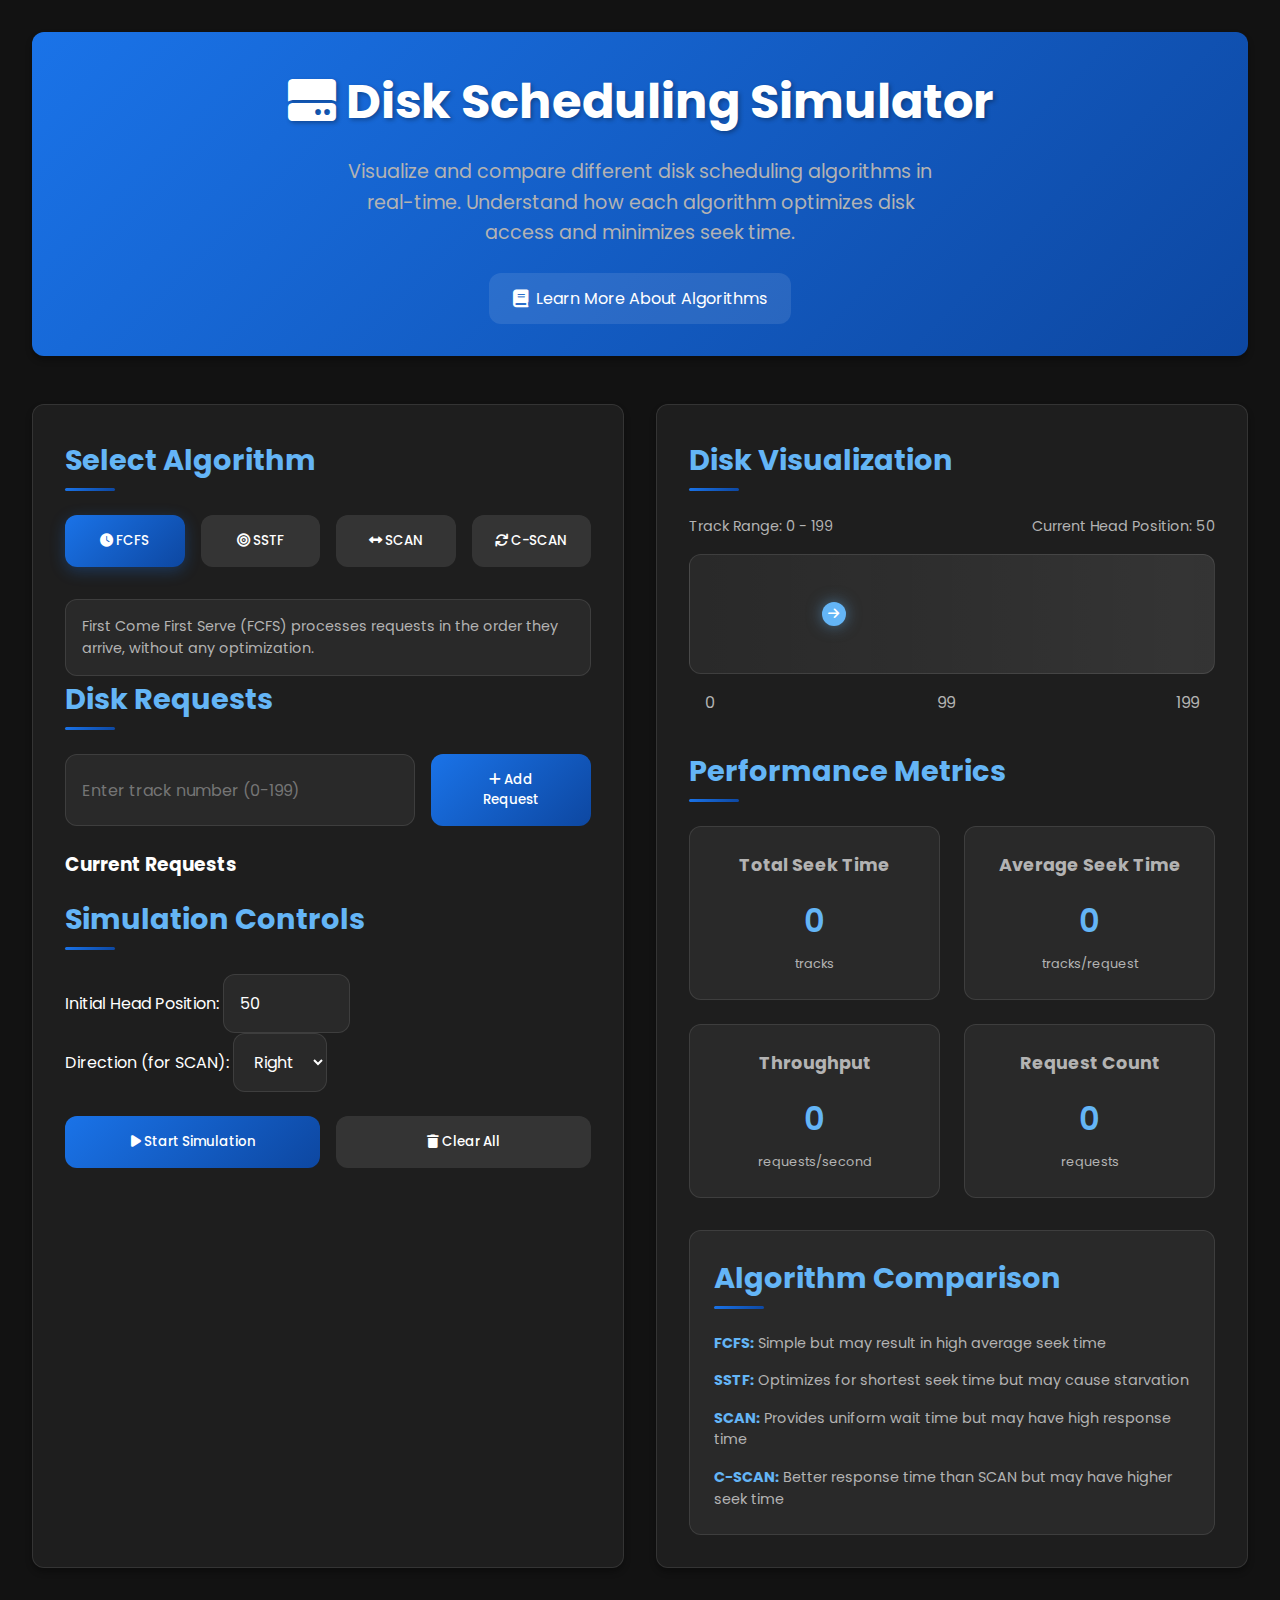
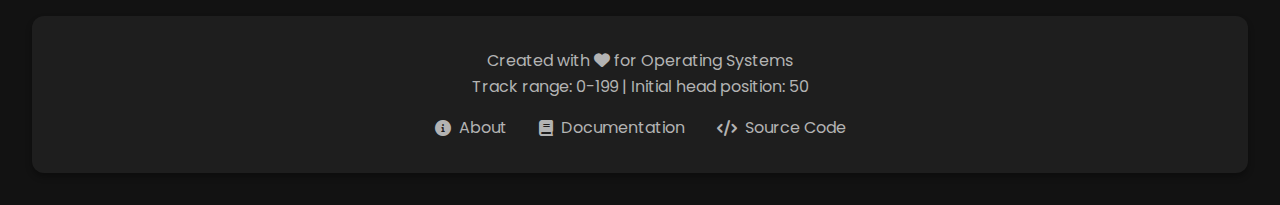
<file: index.html>
<!DOCTYPE html>
<html lang="en">
<head>
    <meta charset="UTF-8">
    <meta name="viewport" content="width=device-width, initial-scale=1.0">
    <title>Disk Scheduling Simulator</title>
    <link rel="stylesheet" href="styles.css">
    <link href="https://fonts.googleapis.com/css2?family=Poppins:wght@300;400;500;600;700&display=swap" rel="stylesheet">
    <link rel="stylesheet" href="https://cdnjs.cloudflare.com/ajax/libs/font-awesome/6.0.0/css/all.min.css">
</head>
<body>
    <div class="container">
        <header>
            <h1><i class="fas fa-hdd"></i> Disk Scheduling Simulator</h1>
            <p>Visualize and compare different disk scheduling algorithms in real-time. Understand how each algorithm optimizes disk access and minimizes seek time.</p>
            <a href="algorithm-info.html" class="info-link">
                <i class="fas fa-book"></i> Learn More About Algorithms
            </a>
        </header>

        <main>
            <div class="input-section">
                <div class="algorithm-selector">
                    <h2>Select Algorithm</h2>
                    <div class="algorithm-buttons">
                        <button class="algo-btn active" data-algorithm="fcfs">
                            <i class="fas fa-clock"></i> FCFS
                        </button>
                        <button class="algo-btn" data-algorithm="sstf">
                            <i class="fas fa-bullseye"></i> SSTF
                        </button>
                        <button class="algo-btn" data-algorithm="scan">
                            <i class="fas fa-arrows-alt-h"></i> SCAN
                        </button>
                        <button class="algo-btn" data-algorithm="cscan">
                            <i class="fas fa-sync"></i> C-SCAN
                        </button>
                    </div>
                    <div class="algorithm-info">
                        <p id="algorithm-description">First Come First Serve (FCFS) processes requests in the order they arrive, without any optimization.</p>
                    </div>
                </div>

                <div class="request-input">
                    <h2>Disk Requests</h2>
                    <div class="input-group">
                        <input type="number" id="request-input" placeholder="Enter track number (0-199)">
                        <button id="add-request" class="primary-btn">
                            <i class="fas fa-plus"></i> Add Request
                        </button>
                    </div>
                    <div class="requests-list">
                        <h3>Current Requests</h3>
                        <div id="requests-container"></div>
                    </div>
                </div>

                <div class="simulation-controls">
                    <h2>Simulation Controls</h2>
                    <div class="control-group">
                        <label for="head-position">Initial Head Position:</label>
                        <input type="number" id="head-position" value="50" min="0" max="199">
                    </div>
                    <div class="control-group">
                        <label for="direction">Direction (for SCAN):</label>
                        <select id="direction">
                            <option value="right">Right</option>
                            <option value="left">Left</option>
                        </select>
                    </div>
                    <div class="control-buttons">
                        <button id="start-simulation" class="primary-btn">
                            <i class="fas fa-play"></i> Start Simulation
                        </button>
                        <button id="clear-all" class="secondary-btn">
                            <i class="fas fa-trash"></i> Clear All
                        </button>
                    </div>
                </div>
            </div>

            <div class="visualization-section">
                <div class="disk-visualization">
                    <h2>Disk Visualization</h2>
                    <div class="visualization-info">
                        <p>Track Range: 0 - 199</p>
                        <p>Current Head Position: <span id="current-position">50</span></p>
                    </div>
                    <div id="disk-track"></div>
                    <div class="track-numbers"></div>
                </div>

                <div class="metrics-panel">
                    <h2>Performance Metrics</h2>
                    <div class="metrics-grid">
                        <div class="metric-card">
                            <h3>Total Seek Time</h3>
                            <p id="total-seek-time">0</p>
                            <span class="metric-unit">tracks</span>
                        </div>
                        <div class="metric-card">
                            <h3>Average Seek Time</h3>
                            <p id="avg-seek-time">0</p>
                            <span class="metric-unit">tracks/request</span>
                        </div>
                        <div class="metric-card">
                            <h3>Throughput</h3>
                            <p id="throughput">0</p>
                            <span class="metric-unit">requests/second</span>
                        </div>
                        <div class="metric-card">
                            <h3>Request Count</h3>
                            <p id="request-count">0</p>
                            <span class="metric-unit">requests</span>
                        </div>
                    </div>
                </div>

                <div class="algorithm-comparison">
                    <h2>Algorithm Comparison</h2>
                    <div class="comparison-info">
                        <p><strong>FCFS:</strong> Simple but may result in high average seek time</p>
                        <p><strong>SSTF:</strong> Optimizes for shortest seek time but may cause starvation</p>
                        <p><strong>SCAN:</strong> Provides uniform wait time but may have high response time</p>
                        <p><strong>C-SCAN:</strong> Better response time than SCAN but may have higher seek time</p>
                    </div>
                </div>
            </div>
        </main>

        <footer>
            <p>Created with <i class="fas fa-heart"></i> for Operating Systems</p>
            <p>Track range: 0-199 | Initial head position: 50</p>
            <div class="footer-links">
                <a href="#" class="footer-link"><i class="fas fa-info-circle"></i> About</a>
                <a href="#" class="footer-link"><i class="fas fa-book"></i> Documentation</a>
                <a href="#" class="footer-link"><i class="fas fa-code"></i> Source Code</a>
            </div>
        </footer>
    </div>
    <script src="script.js"></script>
</body>
</html>
</file>
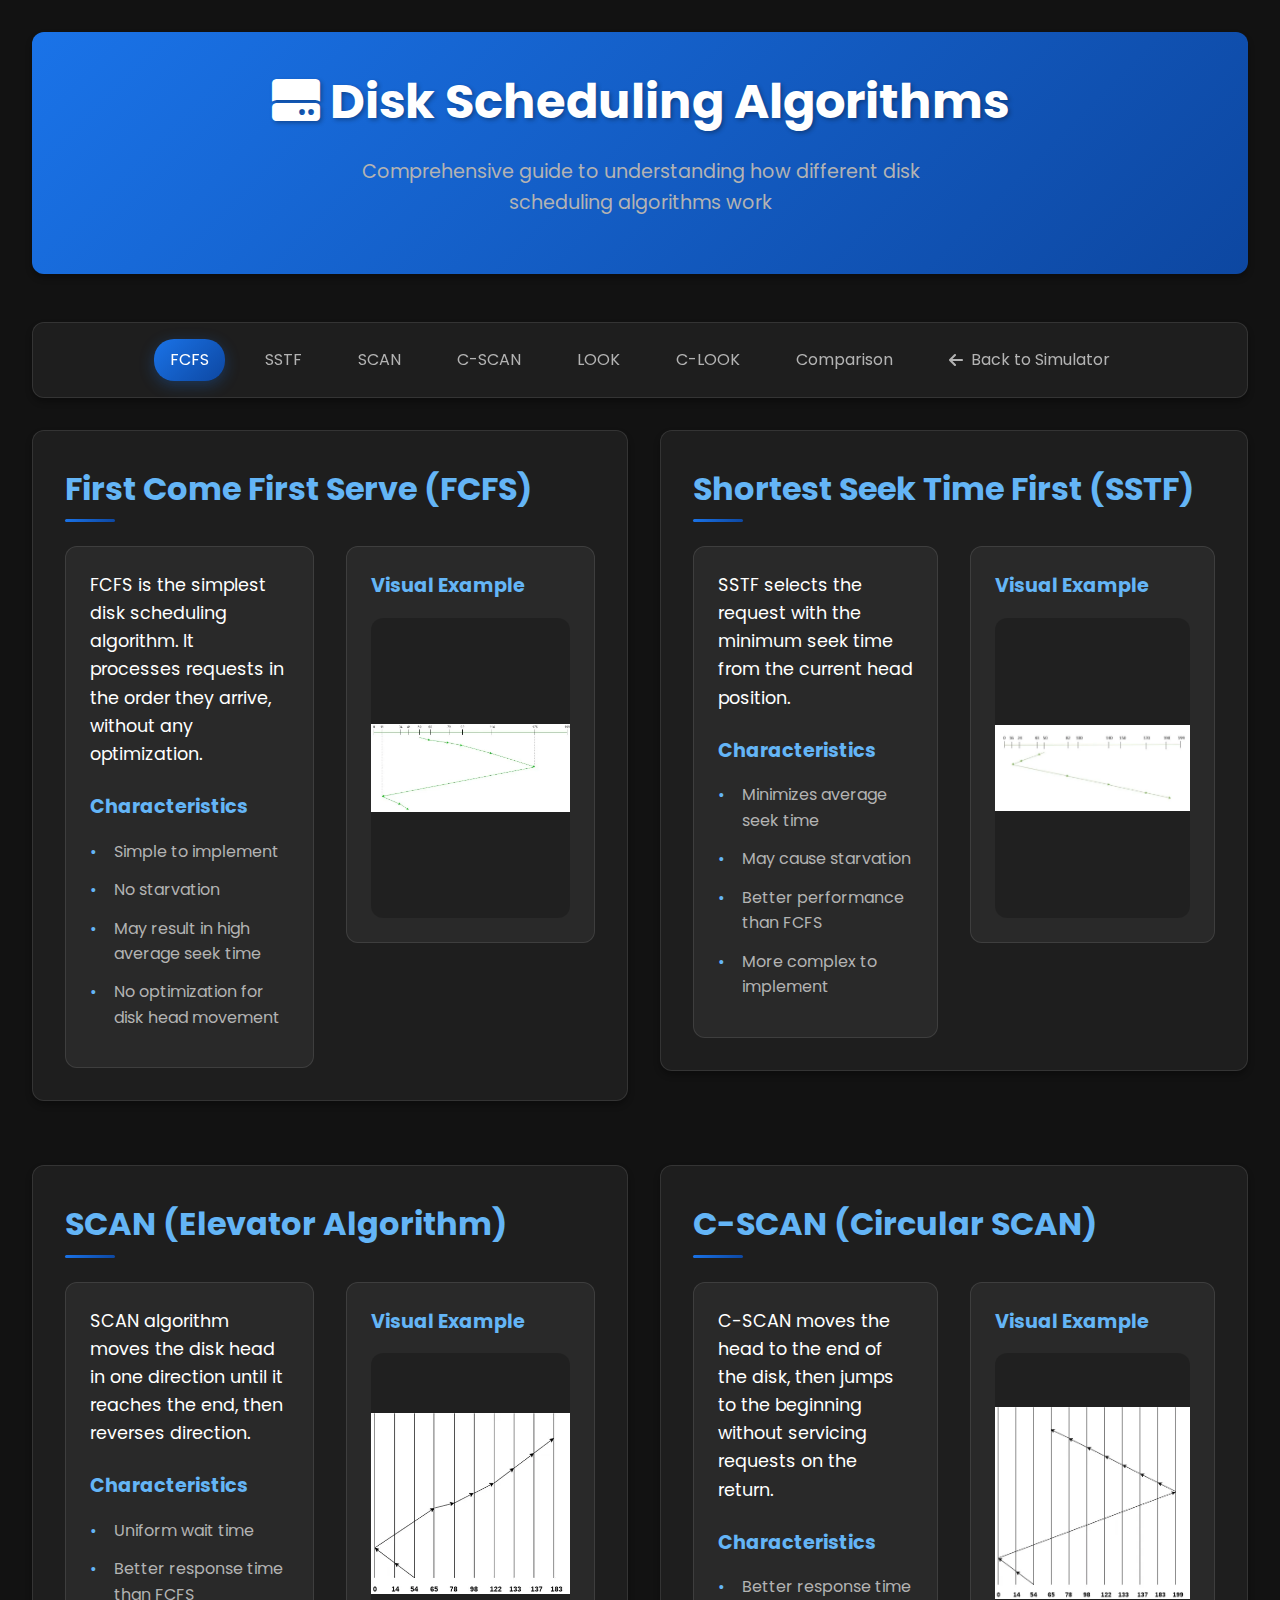
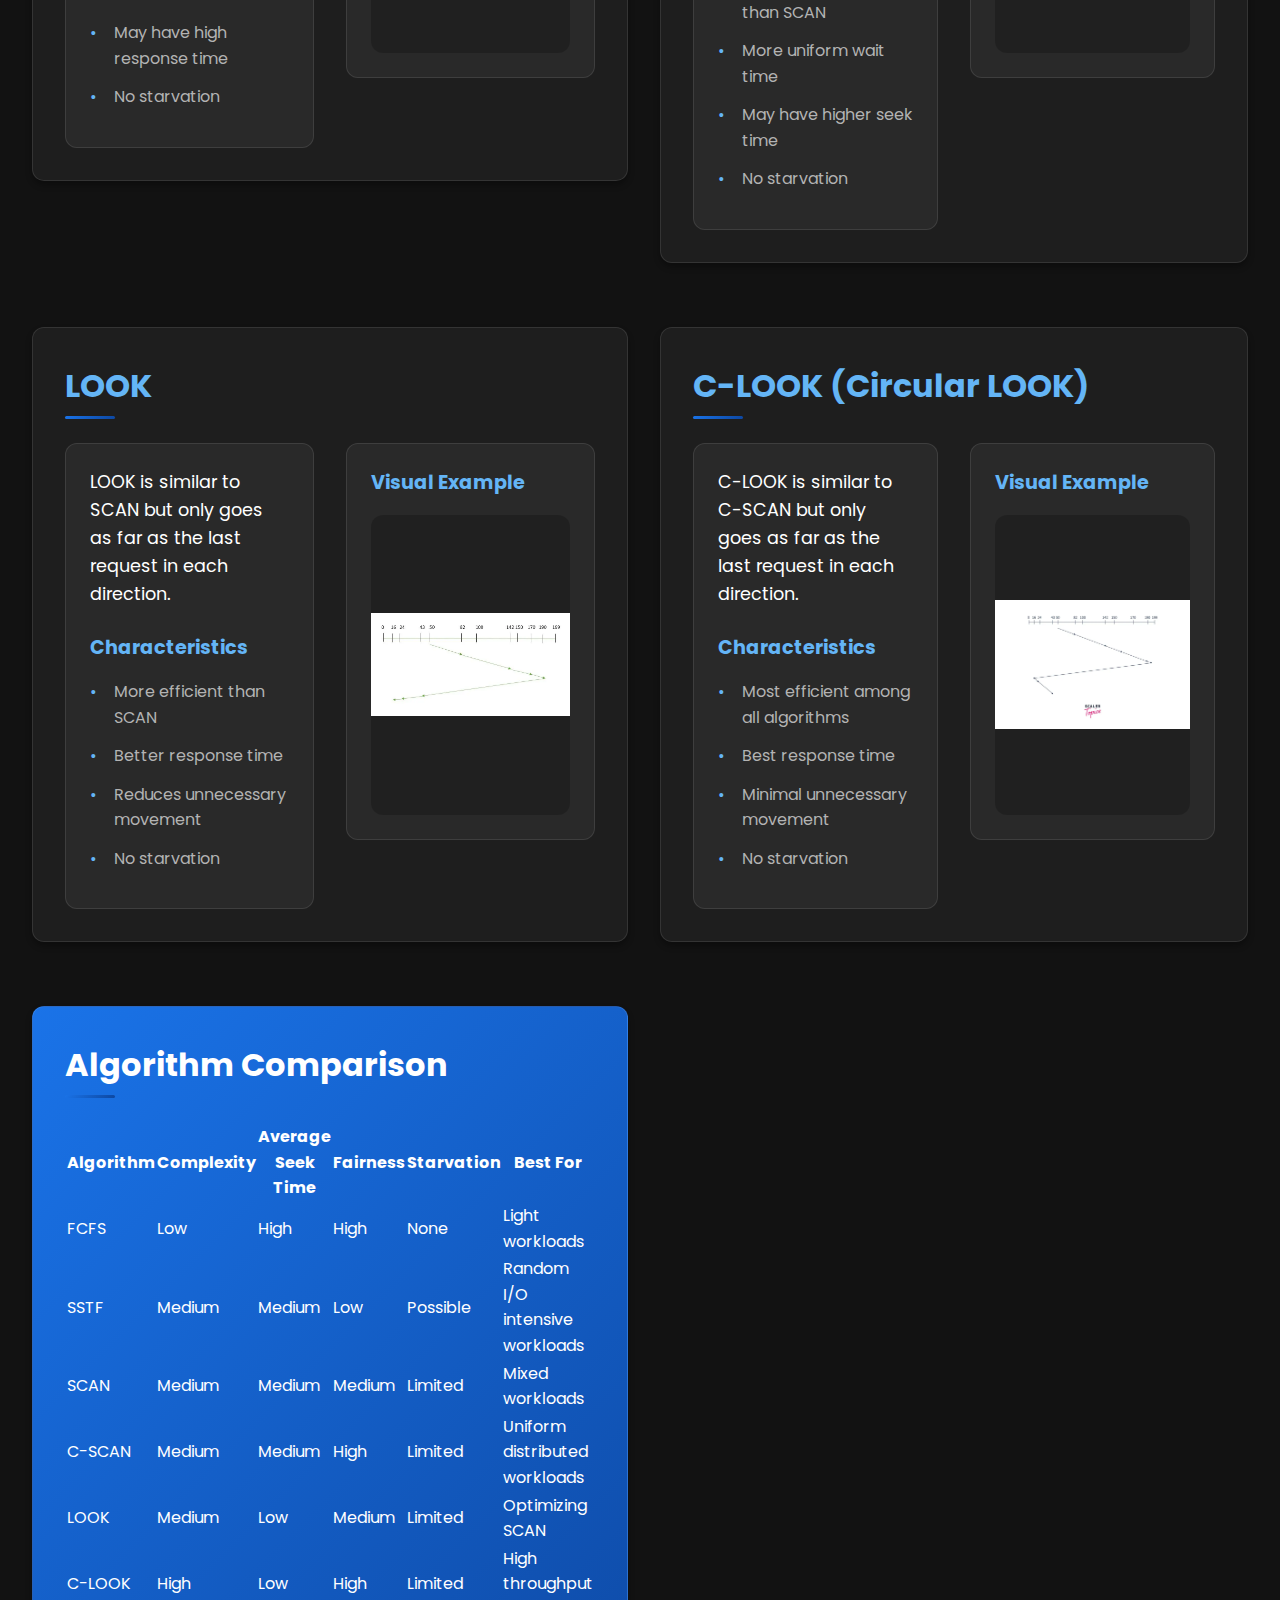
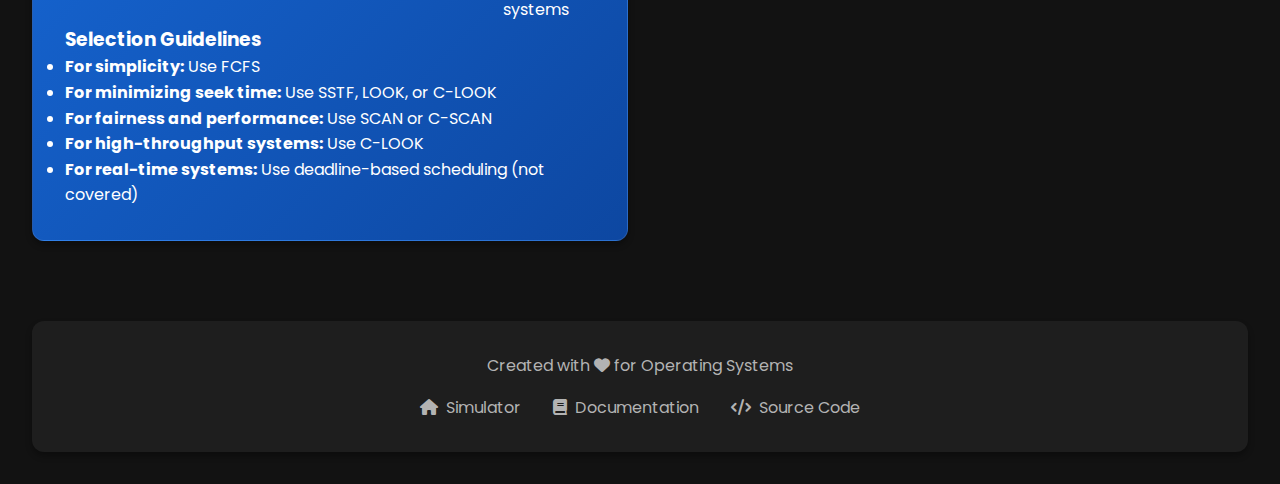
<file: algorithm-info.html>
<!DOCTYPE html>
<html lang="en">
<head>
    <meta charset="UTF-8">
    <meta name="viewport" content="width=device-width, initial-scale=1.0">
    <title>Disk Scheduling Algorithms - Detailed Explanation</title>
    <link rel="stylesheet" href="styles.css">
    <link rel="stylesheet" href="algorithm-info.css">
    <link href="https://fonts.googleapis.com/css2?family=Poppins:wght@300;400;500;600;700&display=swap" rel="stylesheet">
    <link rel="stylesheet" href="https://cdnjs.cloudflare.com/ajax/libs/font-awesome/6.0.0/css/all.min.css">
</head>
<body>
    <div class="container">
        <header>
            <h1><i class="fas fa-hdd"></i> Disk Scheduling Algorithms</h1>
            <p>Comprehensive guide to understanding how different disk scheduling algorithms work</p>
        </header>

        <nav class="algo-navigation">
            <ul>
                <li><a href="#fcfs" class="active">FCFS</a></li>
                <li><a href="#sstf">SSTF</a></li>
                <li><a href="#scan">SCAN</a></li>
                <li><a href="#cscan">C-SCAN</a></li>
                <li><a href="#look">LOOK</a></li>
                <li><a href="#clook">C-LOOK</a></li>
                <li><a href="#comparison">Comparison</a></li>
                <li><a href="index.html"><i class="fas fa-arrow-left"></i> Back to Simulator</a></li>
            </ul>
        </nav>

        <main class="algorithm-content">
            <section id="fcfs" class="algorithm-section">
                <h2>First Come First Serve (FCFS)</h2>
                <div class="algorithm-content">
                    <div class="algorithm-description">
                        <p>FCFS is the simplest disk scheduling algorithm. It processes requests in the order they arrive, without any optimization.</p>
                        <div class="algorithm-details">
                            <h3>Characteristics</h3>
                            <ul>
                                <li>Simple to implement</li>
                                <li>No starvation</li>
                                <li>May result in high average seek time</li>
                                <li>No optimization for disk head movement</li>
                            </ul>
                        </div>
                    </div>
                    <div class="visual-example">
                        <h3>Visual Example</h3>
                        <div class="example-image">
                            <img src="images/fcfs.webp" alt="FCFS Algorithm Visualization" onerror="this.src=createPlaceholderImage()">
                        </div>
                    </div>
                </div>
            </section>

            <section id="sstf" class="algorithm-section">
                <h2>Shortest Seek Time First (SSTF)</h2>
                <div class="algorithm-content">
                    <div class="algorithm-description">
                        <p>SSTF selects the request with the minimum seek time from the current head position.</p>
                        <div class="algorithm-details">
                            <h3>Characteristics</h3>
                            <ul>
                                <li>Minimizes average seek time</li>
                                <li>May cause starvation</li>
                                <li>Better performance than FCFS</li>
                                <li>More complex to implement</li>
                            </ul>
                        </div>
                    </div>
                    <div class="visual-example">
                        <h3>Visual Example</h3>
                        <div class="example-image">
                            <img src="images/sstf.webp" alt="SSTF Algorithm Visualization" onerror="this.src=createPlaceholderImage()">
                        </div>
                    </div>
                </div>
            </section>

            <section id="scan" class="algorithm-section">
                <h2>SCAN (Elevator Algorithm)</h2>
                <div class="algorithm-content">
                    <div class="algorithm-description">
                        <p>SCAN algorithm moves the disk head in one direction until it reaches the end, then reverses direction.</p>
                        <div class="algorithm-details">
                            <h3>Characteristics</h3>
                            <ul>
                                <li>Uniform wait time</li>
                                <li>Better response time than FCFS</li>
                                <li>May have high response time</li>
                                <li>No starvation</li>
                            </ul>
                        </div>
                    </div>
                    <div class="visual-example">
                        <h3>Visual Example</h3>
                        <div class="example-image">
                            <img src="images/scan.webp" alt="SCAN Algorithm Visualization" onerror="this.src=createPlaceholderImage()">
                        </div>
                    </div>
                </div>
            </section>

            <section id="cscan" class="algorithm-section">
                <h2>C-SCAN (Circular SCAN)</h2>
                <div class="algorithm-content">
                    <div class="algorithm-description">
                        <p>C-SCAN moves the head to the end of the disk, then jumps to the beginning without servicing requests on the return.</p>
                        <div class="algorithm-details">
                            <h3>Characteristics</h3>
                            <ul>
                                <li>Better response time than SCAN</li>
                                <li>More uniform wait time</li>
                                <li>May have higher seek time</li>
                                <li>No starvation</li>
                            </ul>
                        </div>
                    </div>
                    <div class="visual-example">
                        <h3>Visual Example</h3>
                        <div class="example-image">
                            <img src="images/cscan.webp" alt="C-SCAN Algorithm Visualization" onerror="this.src=createPlaceholderImage()">
                        </div>
                    </div>
                </div>
            </section>

            <section id="look" class="algorithm-section">
                <h2>LOOK</h2>
                <div class="algorithm-content">
                    <div class="algorithm-description">
                        <p>LOOK is similar to SCAN but only goes as far as the last request in each direction.</p>
                        <div class="algorithm-details">
                            <h3>Characteristics</h3>
                            <ul>
                                <li>More efficient than SCAN</li>
                                <li>Better response time</li>
                                <li>Reduces unnecessary movement</li>
                                <li>No starvation</li>
                            </ul>
                        </div>
                    </div>
                    <div class="visual-example">
                        <h3>Visual Example</h3>
                        <div class="example-image">
                            <img src="images/look.webp" alt="LOOK Algorithm Visualization" onerror="this.src=createPlaceholderImage()">
                        </div>
                    </div>
                </div>
            </section>

            <section id="clook" class="algorithm-section">
                <h2>C-LOOK (Circular LOOK)</h2>
                <div class="algorithm-content">
                    <div class="algorithm-description">
                        <p>C-LOOK is similar to C-SCAN but only goes as far as the last request in each direction.</p>
                        <div class="algorithm-details">
                            <h3>Characteristics</h3>
                            <ul>
                                <li>Most efficient among all algorithms</li>
                                <li>Best response time</li>
                                <li>Minimal unnecessary movement</li>
                                <li>No starvation</li>
                            </ul>
                        </div>
                    </div>
                    <div class="visual-example">
                        <h3>Visual Example</h3>
                        <div class="example-image">
                            <img src="images/clook.webp" alt="C-LOOK Algorithm Visualization" onerror="this.src=createPlaceholderImage()">
                        </div>
                    </div>
                </div>
            </section>

            <section id="comparison" class="algorithm-section">
                <h2>Algorithm Comparison</h2>
                <div class="comparison-details">
                    <table class="comparison-table">
                        <thead>
                            <tr>
                                <th>Algorithm</th>
                                <th>Complexity</th>
                                <th>Average Seek Time</th>
                                <th>Fairness</th>
                                <th>Starvation</th>
                                <th>Best For</th>
                            </tr>
                        </thead>
                        <tbody>
                            <tr>
                                <td>FCFS</td>
                                <td>Low</td>
                                <td>High</td>
                                <td>High</td>
                                <td>None</td>
                                <td>Light workloads</td>
                            </tr>
                            <tr>
                                <td>SSTF</td>
                                <td>Medium</td>
                                <td>Medium</td>
                                <td>Low</td>
                                <td>Possible</td>
                                <td>Random I/O intensive workloads</td>
                            </tr>
                            <tr>
                                <td>SCAN</td>
                                <td>Medium</td>
                                <td>Medium</td>
                                <td>Medium</td>
                                <td>Limited</td>
                                <td>Mixed workloads</td>
                            </tr>
                            <tr>
                                <td>C-SCAN</td>
                                <td>Medium</td>
                                <td>Medium</td>
                                <td>High</td>
                                <td>Limited</td>
                                <td>Uniform distributed workloads</td>
                            </tr>
                            <tr>
                                <td>LOOK</td>
                                <td>Medium</td>
                                <td>Low</td>
                                <td>Medium</td>
                                <td>Limited</td>
                                <td>Optimizing SCAN</td>
                            </tr>
                            <tr>
                                <td>C-LOOK</td>
                                <td>High</td>
                                <td>Low</td>
                                <td>High</td>
                                <td>Limited</td>
                                <td>High throughput systems</td>
                            </tr>
                        </tbody>
                    </table>

                    <div class="selection-guidelines">
                        <h3>Selection Guidelines</h3>
                        <ul>
                            <li><strong>For simplicity:</strong> Use FCFS</li>
                            <li><strong>For minimizing seek time:</strong> Use SSTF, LOOK, or C-LOOK</li>
                            <li><strong>For fairness and performance:</strong> Use SCAN or C-SCAN</li>
                            <li><strong>For high-throughput systems:</strong> Use C-LOOK</li>
                            <li><strong>For real-time systems:</strong> Use deadline-based scheduling (not covered)</li>
                        </ul>
                    </div>
                </div>
            </section>
        </main>

        <footer>
            <p>Created with <i class="fas fa-heart"></i> for Operating Systems</p>
            <div class="footer-links">
                <a href="index.html" class="footer-link"><i class="fas fa-home"></i> Simulator</a>
                <a href="#" class="footer-link"><i class="fas fa-book"></i> Documentation</a>
                <a href="#" class="footer-link"><i class="fas fa-code"></i> Source Code</a>
            </div>
        </footer>
    </div>
    <script src="algorithm-info.js"></script>
</body>
</html>
</file>
<file: styles.css>
:root {
    --primary-color: #1a73e8;
    --secondary-color: #0d47a1;
    --accent-color: #64b5f6;
    --background-color: #121212;
    --card-background: #1e1e1e;
    --text-color: #ffffff;
    --text-secondary: #b3b3b3;
    --border-radius: 12px;
    --box-shadow: 0 4px 6px rgba(0, 0, 0, 0.3);
    --gradient: linear-gradient(135deg, #1a73e8, #0d47a1);
}

* {
    margin: 0;
    padding: 0;
    box-sizing: border-box;
    font-family: 'Poppins', sans-serif;
}

body {
    background-color: var(--background-color);
    color: var(--text-color);
    line-height: 1.6;
    min-height: 100vh;
}

.container {
    max-width: 1400px;
    margin: 0 auto;
    padding: 2rem;
}

header {
    text-align: center;
    margin-bottom: 3rem;
    padding: 2rem;
    background: var(--gradient);
    border-radius: var(--border-radius);
    box-shadow: var(--box-shadow);
}

header h1 {
    color: var(--text-color);
    font-size: 3rem;
    margin-bottom: 1rem;
    text-shadow: 2px 2px 4px rgba(0, 0, 0, 0.3);
}

header p {
    color: var(--text-secondary);
    font-size: 1.2rem;
    max-width: 600px;
    margin: 0 auto;
    margin-bottom: 1.5rem;
}

.info-link {
    display: inline-flex;
    align-items: center;
    gap: 0.5rem;
    color: var(--text-color);
    text-decoration: none;
    background: rgba(255, 255, 255, 0.1);
    padding: 0.8rem 1.5rem;
    border-radius: var(--border-radius);
    transition: all 0.3s ease;
    font-size: 1rem;
}

.info-link:hover {
    background: rgba(255, 255, 255, 0.2);
    transform: translateY(-2px);
}

.info-link i {
    font-size: 1.1rem;
}

main {
    display: grid;
    grid-template-columns: 1fr 1fr;
    gap: 2rem;
}

.input-section, .visualization-section {
    background: var(--card-background);
    padding: 2rem;
    border-radius: var(--border-radius);
    box-shadow: var(--box-shadow);
    border: 1px solid rgba(255, 255, 255, 0.1);
}

h2 {
    color: var(--accent-color);
    margin-bottom: 1.5rem;
    font-size: 1.8rem;
    position: relative;
    padding-bottom: 0.5rem;
}

h2::after {
    content: '';
    position: absolute;
    bottom: 0;
    left: 0;
    width: 50px;
    height: 3px;
    background: var(--gradient);
    border-radius: 3px;
}

.algorithm-buttons {
    display: grid;
    grid-template-columns: repeat(4, 1fr);
    gap: 1rem;
    margin-bottom: 2rem;
}

.algo-btn {
    padding: 1rem;
    border: none;
    border-radius: var(--border-radius);
    background: rgba(255, 255, 255, 0.1);
    color: var(--text-color);
    cursor: pointer;
    transition: all 0.3s ease;
    font-weight: 500;
}

.algo-btn:hover {
    background: rgba(255, 255, 255, 0.2);
    transform: translateY(-2px);
}

.algo-btn.active {
    background: var(--gradient);
    color: white;
    box-shadow: 0 4px 15px rgba(26, 115, 232, 0.3);
}

.input-group {
    display: flex;
    gap: 1rem;
    margin-bottom: 1.5rem;
}

input[type="number"], select {
    padding: 1rem;
    border: 1px solid rgba(255, 255, 255, 0.1);
    border-radius: var(--border-radius);
    flex: 1;
    background: rgba(255, 255, 255, 0.05);
    color: var(--text-color);
    font-size: 1rem;
}

input[type="number"]:focus, select:focus {
    outline: none;
    border-color: var(--accent-color);
    box-shadow: 0 0 0 2px rgba(100, 181, 246, 0.2);
}

button {
    padding: 1rem 2rem;
    border: none;
    border-radius: var(--border-radius);
    cursor: pointer;
    transition: all 0.3s ease;
    font-weight: 500;
}

.primary-btn {
    background: var(--gradient);
    color: white;
}

.primary-btn:hover {
    transform: translateY(-2px);
    box-shadow: 0 4px 15px rgba(26, 115, 232, 0.3);
}

.secondary-btn {
    background: rgba(255, 255, 255, 0.1);
    color: var(--text-color);
}

.secondary-btn:hover {
    background: rgba(255, 255, 255, 0.2);
}

.requests-list {
    margin-top: 1.5rem;
}

#requests-container {
    display: flex;
    flex-wrap: wrap;
    gap: 0.8rem;
    margin-top: 1rem;
}

.request-tag {
    background: var(--gradient);
    color: white;
    padding: 0.8rem 1.5rem;
    border-radius: 25px;
    display: flex;
    align-items: center;
    gap: 0.8rem;
    font-weight: 500;
    box-shadow: 0 2px 8px rgba(26, 115, 232, 0.2);
}

.request-tag button {
    background: none;
    border: none;
    color: white;
    cursor: pointer;
    padding: 0;
    font-size: 1.2rem;
    opacity: 0.8;
    transition: opacity 0.3s ease;
}

.request-tag button:hover {
    opacity: 1;
}

.disk-visualization {
    margin-bottom: 2rem;
}

#disk-track {
    height: 120px;
    background: linear-gradient(to right, rgba(255, 255, 255, 0.05), rgba(255, 255, 255, 0.1));
    border-radius: var(--border-radius);
    position: relative;
    margin-bottom: 1rem;
    border: 1px solid rgba(255, 255, 255, 0.1);
}

.track-numbers {
    display: flex;
    justify-content: space-between;
    padding: 0 1rem;
    color: var(--text-secondary);
}

.metrics-grid {
    display: grid;
    grid-template-columns: repeat(2, 1fr);
    gap: 1.5rem;
}

.metric-card {
    background: rgba(255, 255, 255, 0.05);
    padding: 1.5rem;
    border-radius: var(--border-radius);
    text-align: center;
    border: 1px solid rgba(255, 255, 255, 0.1);
    transition: transform 0.3s ease;
}

.metric-card:hover {
    transform: translateY(-5px);
}

.metric-card h3 {
    font-size: 1.1rem;
    color: var(--text-secondary);
    margin-bottom: 1rem;
}

.metric-card p {
    font-size: 2rem;
    color: var(--accent-color);
    font-weight: 600;
}

footer {
    text-align: center;
    margin-top: 3rem;
    padding: 2rem;
    color: var(--text-secondary);
    background: var(--card-background);
    border-radius: var(--border-radius);
    box-shadow: var(--box-shadow);
}

/* Animations */
@keyframes headMove {
    from {
        transform: translateX(0);
    }
    to {
        transform: translateX(100%);
    }
}

.head-marker {
    position: absolute;
    width: 24px;
    height: 24px;
    background: var(--accent-color);
    border-radius: 50%;
    top: 50%;
    transform: translateY(-50%);
    transition: left 0.3s ease;
    box-shadow: 0 0 15px rgba(100, 181, 246, 0.5);
}

/* Responsive Design */
@media (max-width: 1200px) {
    .container {
        padding: 1rem;
    }
}

@media (max-width: 992px) {
    main {
        grid-template-columns: 1fr;
    }

    header h1 {
        font-size: 2.5rem;
    }
}

@media (max-width: 768px) {
    .algorithm-buttons {
        grid-template-columns: repeat(2, 1fr);
    }

    .metrics-grid {
        grid-template-columns: 1fr;
    }

    .input-group {
        flex-direction: column;
    }

    button {
        width: 100%;
    }
}

@media (max-width: 480px) {
    header h1 {
        font-size: 2rem;
    }

    .container {
        padding: 0.5rem;
    }

    .input-section, .visualization-section {
        padding: 1rem;
    }
}

/* Custom Scrollbar */
::-webkit-scrollbar {
    width: 10px;
}

::-webkit-scrollbar-track {
    background: var(--card-background);
}

::-webkit-scrollbar-thumb {
    background: var(--primary-color);
    border-radius: 5px;
}

::-webkit-scrollbar-thumb:hover {
    background: var(--secondary-color);
}

/* Notifications */
.notification {
    position: fixed;
    top: 20px;
    right: 20px;
    padding: 1rem 2rem;
    border-radius: var(--border-radius);
    background: var(--card-background);
    color: var(--text-color);
    box-shadow: var(--box-shadow);
    display: flex;
    align-items: center;
    gap: 1rem;
    transform: translateX(120%);
    transition: transform 0.3s ease;
    z-index: 1000;
    border: 1px solid rgba(255, 255, 255, 0.1);
}

.notification.show {
    transform: translateX(0);
}

.notification.error {
    border-left: 4px solid #ff4444;
}

.notification.success {
    border-left: 4px solid #00c851;
}

.notification.warning {
    border-left: 4px solid #ffbb33;
}

.notification.info {
    border-left: 4px solid var(--accent-color);
}

/* Algorithm Info */
.algorithm-info {
    background: rgba(255, 255, 255, 0.05);
    padding: 1rem;
    border-radius: var(--border-radius);
    margin-top: 1rem;
    border: 1px solid rgba(255, 255, 255, 0.1);
}

.algorithm-info p {
    color: var(--text-secondary);
    font-size: 0.9rem;
    line-height: 1.5;
}

/* Visualization Info */
.visualization-info {
    display: flex;
    justify-content: space-between;
    margin-bottom: 1rem;
    color: var(--text-secondary);
    font-size: 0.9rem;
}

/* Control Buttons */
.control-buttons {
    display: flex;
    gap: 1rem;
    margin-top: 1.5rem;
}

.control-buttons button {
    flex: 1;
}

/* Metric Units */
.metric-unit {
    display: block;
    font-size: 0.8rem;
    color: var(--text-secondary);
    margin-top: 0.5rem;
}

/* Algorithm Comparison */
.algorithm-comparison {
    margin-top: 2rem;
    background: rgba(255, 255, 255, 0.05);
    padding: 1.5rem;
    border-radius: var(--border-radius);
    border: 1px solid rgba(255, 255, 255, 0.1);
}

.comparison-info {
    display: grid;
    gap: 1rem;
}

.comparison-info p {
    color: var(--text-secondary);
    font-size: 0.9rem;
    line-height: 1.5;
}

.comparison-info strong {
    color: var(--accent-color);
}

/* Footer Links */
.footer-links {
    display: flex;
    justify-content: center;
    gap: 2rem;
    margin-top: 1rem;
}

.footer-link {
    color: var(--text-secondary);
    text-decoration: none;
    display: flex;
    align-items: center;
    gap: 0.5rem;
    transition: color 0.3s ease;
}

.footer-link:hover {
    color: var(--accent-color);
}

/* Disabled State */
button:disabled,
input:disabled,
select:disabled {
    cursor: not-allowed;
    opacity: 0.5;
}

/* Enhanced Head Marker */
.head-marker {
    display: flex;
    align-items: center;
    justify-content: center;
    color: var(--text-color);
    font-size: 0.8rem;
}

.head-marker i {
    animation: pulse 2s infinite;
}

@keyframes pulse {
    0% {
        transform: scale(1);
    }
    50% {
        transform: scale(1.2);
    }
    100% {
        transform: scale(1);
    }
}

/* Responsive Enhancements */
@media (max-width: 768px) {
    .control-buttons {
        flex-direction: column;
    }

    .footer-links {
        flex-direction: column;
        gap: 1rem;
    }

    .visualization-info {
        flex-direction: column;
        gap: 0.5rem;
    }
}
</file>
<file: algorithm-info.css>
/* Algorithm Info Page Styles */
:root {
    --primary-color: #1a73e8;
    --secondary-color: #0d47a1;
    --accent-color: #64b5f6;
    --background-color: #121212;
    --card-background: #1e1e1e;
    --text-color: #ffffff;
    --text-secondary: #b3b3b3;
    --border-radius: 12px;
    --box-shadow: 0 4px 6px rgba(0, 0, 0, 0.3);
    --gradient: linear-gradient(135deg, #1a73e8, #0d47a1);
}

/* Navigation */
.algo-navigation {
    position: sticky;
    top: 0;
    background: var(--card-background);
    padding: 1rem;
    border-radius: var(--border-radius);
    margin-bottom: 2rem;
    box-shadow: var(--box-shadow);
    z-index: 100;
    border: 1px solid rgba(255, 255, 255, 0.1);
}

.algo-navigation ul {
    display: flex;
    justify-content: center;
    gap: 1.5rem;
    list-style: none;
    flex-wrap: wrap;
}

.algo-navigation a {
    color: var(--text-secondary);
    text-decoration: none;
    padding: 0.5rem 1rem;
    border-radius: 20px;
    transition: all 0.3s ease;
    display: flex;
    align-items: center;
    gap: 0.5rem;
}

.algo-navigation a:hover {
    color: var(--accent-color);
    background: rgba(255, 255, 255, 0.1);
}

.algo-navigation a.active {
    color: var(--text-color);
    background: var(--gradient);
    box-shadow: 0 4px 15px rgba(26, 115, 232, 0.3);
}

/* Algorithm Sections */
.algorithm-section {
    background: var(--card-background);
    border-radius: var(--border-radius);
    padding: 2rem;
    margin-bottom: 2rem;
    box-shadow: var(--box-shadow);
    border: 1px solid rgba(255, 255, 255, 0.1);
    transition: transform 0.3s ease;
}

.algorithm-section:hover {
    transform: translateY(-5px);
}

.algorithm-section h2 {
    color: var(--accent-color);
    font-size: 2rem;
    margin-bottom: 1.5rem;
    display: flex;
    align-items: center;
    gap: 1rem;
}

.algorithm-content {
    display: grid;
    grid-template-columns: 1fr 1fr;
    gap: 2rem;
    align-items: start;
}

.algorithm-description {
    background: rgba(255, 255, 255, 0.05);
    padding: 1.5rem;
    border-radius: var(--border-radius);
    border: 1px solid rgba(255, 255, 255, 0.1);
}

.algorithm-description p {
    color: var(--text-color);
    font-size: 1.1rem;
    line-height: 1.6;
    margin-bottom: 1.5rem;
}

.algorithm-details {
    margin-top: 1.5rem;
}

.algorithm-details h3 {
    color: var(--accent-color);
    margin-bottom: 1rem;
    font-size: 1.2rem;
}

.algorithm-details ul {
    list-style: none;
    padding: 0;
}

.algorithm-details li {
    color: var(--text-secondary);
    margin-bottom: 0.8rem;
    padding-left: 1.5rem;
    position: relative;
}

.algorithm-details li::before {
    content: "•";
    color: var(--accent-color);
    position: absolute;
    left: 0;
}

.visual-example {
    background: rgba(255, 255, 255, 0.05);
    padding: 1.5rem;
    border-radius: var(--border-radius);
    border: 1px solid rgba(255, 255, 255, 0.1);
}

.visual-example h3 {
    color: var(--accent-color);
    margin-bottom: 1rem;
    font-size: 1.2rem;
}

.example-image {
    width: 100%;
    height: 300px;
    background: rgba(0, 0, 0, 0.2);
    border-radius: var(--border-radius);
    overflow: hidden;
    display: flex;
    align-items: center;
    justify-content: center;
}

.example-image img {
    max-width: 100%;
    max-height: 100%;
    object-fit: contain;
    transition: transform 0.3s ease;
}

.example-image img:hover {
    transform: scale(1.05);
}

/* Comparison Section */
#comparison {
    background: var(--gradient);
    color: var(--text-color);
}

#comparison h2 {
    color: var(--text-color);
}

#comparison .algorithm-description,
#comparison .visual-example {
    background: rgba(255, 255, 255, 0.1);
    border: 1px solid rgba(255, 255, 255, 0.2);
}

#comparison .algorithm-details li {
    color: var(--text-color);
}

#comparison .algorithm-details li::before {
    color: var(--text-color);
}

/* Responsive Design */
@media (max-width: 992px) {
    .algorithm-content {
        grid-template-columns: 1fr;
    }

    .algorithm-section {
        padding: 1.5rem;
    }

    .example-image {
        height: 250px;
    }
}

@media (max-width: 768px) {
    .algo-navigation ul {
        flex-direction: column;
        align-items: center;
        gap: 0.5rem;
    }

    .algo-navigation a {
        width: 100%;
        justify-content: center;
    }

    .algorithm-section h2 {
        font-size: 1.8rem;
    }

    .example-image {
        height: 200px;
    }
}

@media (max-width: 480px) {
    .algorithm-section {
        padding: 1rem;
    }

    .algorithm-description,
    .visual-example {
        padding: 1rem;
    }

    .example-image {
        height: 150px;
    }
}

/* Animations */
@keyframes fadeIn {
    from {
        opacity: 0;
        transform: translateY(20px);
    }
    to {
        opacity: 1;
        transform: translateY(0);
    }
}

.algorithm-section {
    animation: fadeIn 0.5s ease forwards;
}

/* Enhanced Scrollbar */
::-webkit-scrollbar {
    width: 10px;
}

::-webkit-scrollbar-track {
    background: var(--card-background);
}

::-webkit-scrollbar-thumb {
    background: var(--primary-color);
    border-radius: 5px;
}

::-webkit-scrollbar-thumb:hover {
    background: var(--secondary-color);
}
</file>
